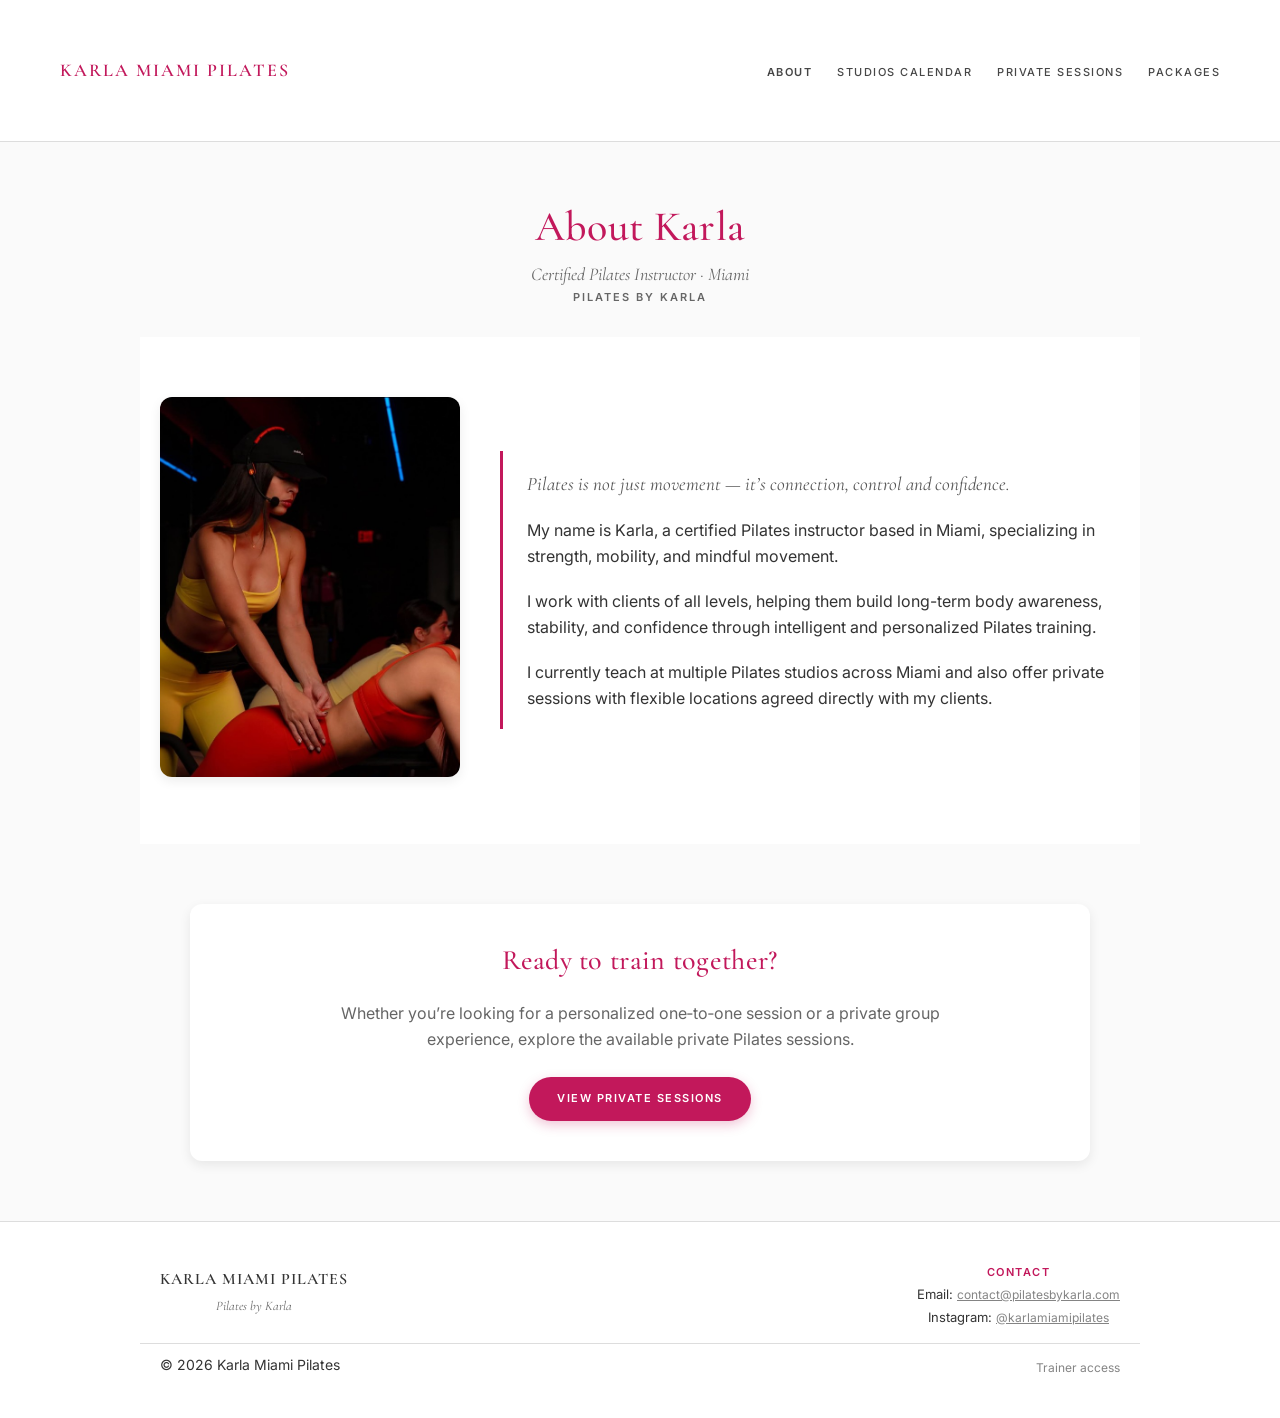
<file: about.html>
<!DOCTYPE html>
<html lang="en">
<head>
  <meta charset="UTF-8">
  <meta name="viewport" content="width=device-width, initial-scale=1.0">
  <title>About | Karla Miami Pilates</title>

  <meta name="description"
        content="About Karla, certified Pilates instructor based in Miami offering studio and private sessions.">

  <link rel="preconnect" href="https://fonts.googleapis.com">
  <link rel="preconnect" href="https://fonts.gstatic.com" crossorigin>
  <link href="https://fonts.googleapis.com/css2?family=Cormorant+Garamond:ital,wght@0,400;0,500;0,600;0,700;1,400;1,500&family=Inter:wght@400;500;600;700&display=swap" rel="stylesheet">
  <link rel="stylesheet" href="css/styles.css">
</head>

<body class="internal-page">

  <!-- Header / Navigation -->
  <header class="main-header">
    <nav class="nav">
      <div class="nav-brand">
        <a href="index.html">Karla Miami Pilates</a>
      </div>
      <ul class="nav-menu">
        <li class="active"><a href="about.html">About</a></li>
        <li><a href="gyms-calendar.html">Studios Calendar</a></li>
        <li><a href="private-sessions.html">Private Sessions</a></li>
        <li><a href="packages.html">Packages</a></li>
      </ul>
    </nav>
  </header>

  <!-- Main -->
  <main>

    <section class="page-intro">
      <h1>About Karla</h1>
      <p class="about-subtitle">Certified Pilates Instructor · Miami</p>
      <p class="about-signature">Pilates by Karla</p>
    </section>

    <section id="about">
      <div class="about-container">

        <div class="about-image">
          <img
            id="about-photo"
            src="images/about-1.jpg"
            alt="Karla - Pilates Instructor in Miami"
            loading="lazy"
          >
        </div>

        <div class="about-text">
          <p>
            Pilates is not just movement — it’s connection, control and confidence.
          </p>
          <p>
            My name is Karla, a certified Pilates instructor based in Miami,
            specializing in strength, mobility, and mindful movement.
          </p>
          <p>
            I work with clients of all levels, helping them build long-term body
            awareness, stability, and confidence through intelligent and
            personalized Pilates training.
          </p>
          <p>
            I currently teach at multiple Pilates studios across Miami and also
            offer private sessions with flexible locations agreed directly
            with my clients.
          </p>
        </div>

      </div>
    </section>

    <section class="cta-section">
      <h2>Ready to train together?</h2>
      <p>
        Whether you’re looking for a personalized one‑to‑one session or a private
        group experience, explore the available private Pilates sessions.
      </p>

      <a href="private-sessions.html" class="btn btn-primary">
        View Private Sessions
      </a>
    </section>
  </main>

  <!-- Footer -->
  <div id="site-footer"></div>

  <script src="js/utils.js"></script>
  <script src="js/about.js"></script>
</body>
</html>
</file>
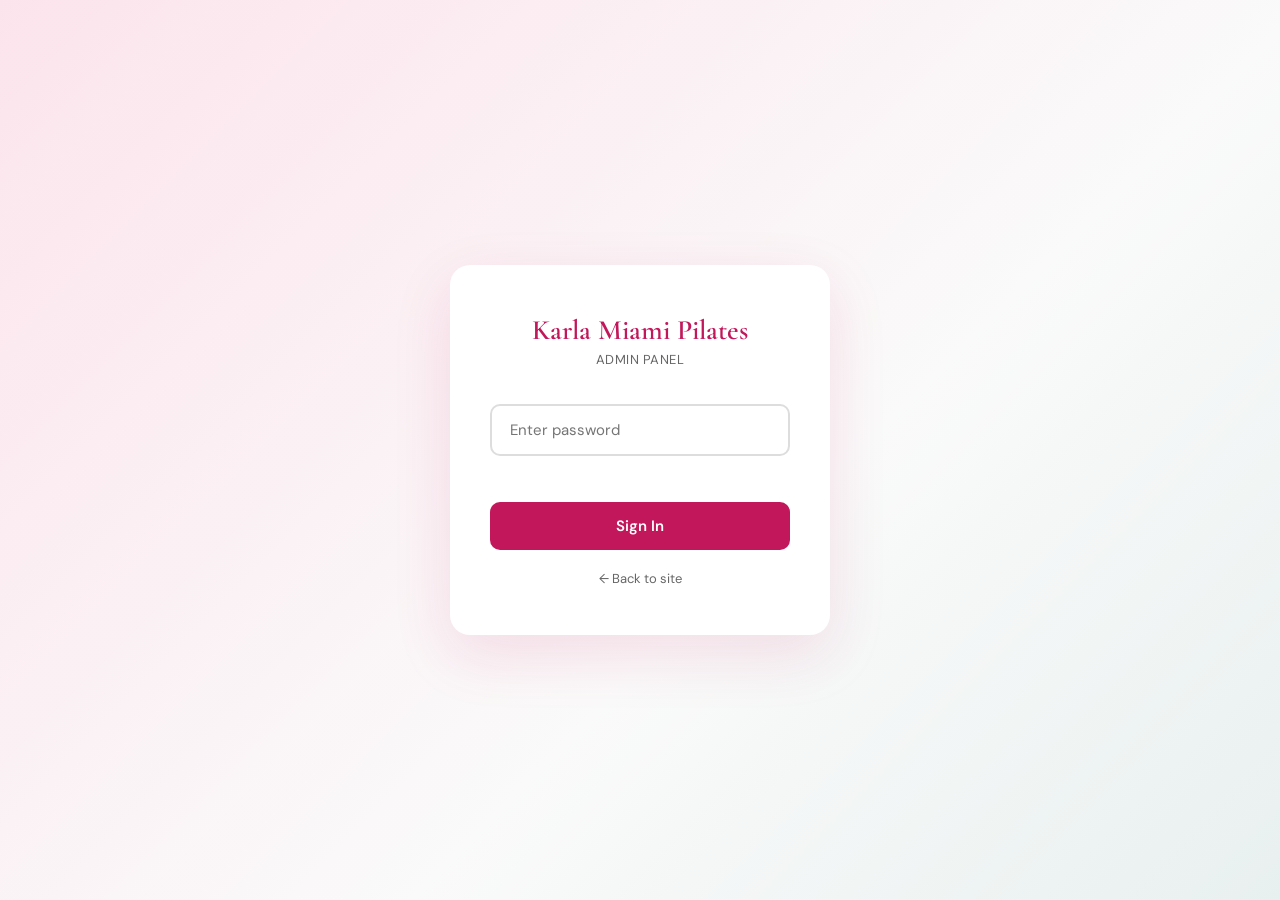
<file: admin.html>
<!DOCTYPE html>
<html lang="en">
<head>
  <meta charset="UTF-8">
  <meta name="viewport" content="width=device-width, initial-scale=1.0">
  <title>Admin Panel — Karla Miami Pilates</title>
  <link rel="stylesheet" href="css/stylesAdmin.css">
</head>
<body>

<!-- ── Login Screen ── -->
<div id="login-screen">
  <div class="login-card">
    <div class="logo">Karla Miami Pilates</div>
    <div class="subtitle">Admin Panel</div>
    <input type="password" id="password" placeholder="Enter password" onkeydown="if(event.key==='Enter')login()">
    <div class="error" id="login-error"></div>
    <button class="btn-login" onclick="login()">Sign In</button>
    <a href="index.html" class="back-home">← Back to site</a>
  </div>
</div>

<!-- ── Admin Panel ── -->
<div id="admin-panel">
  <header class="admin-header">
    <div>
      <span class="brand">Karla Miami Pilates</span>
      <span class="badge">Admin</span>
    </div>
    <button class="btn-logout" onclick="logout()">Log out</button>
  </header>

  <div class="admin-body">
    <div class="tabs">
      <button class="tab-btn active" onclick="switchTab('availability', this)">📅 Public Schedule</button>
      <button class="tab-btn" onclick="switchTab('private', this)">🔒 Private Sessions</button>
      <button class="tab-btn" onclick="switchTab('packages', this)">📦 Packages</button>
      <button class="tab-btn" onclick="switchTab('studios', this)">🏢 Studios</button>
    </div>

    <!-- ── Tab 1: Public Availability ── -->
    <div id="tab-availability" class="tab-pane active">
      <div class="section-title">Public Schedule</div>
      <p class="section-desc">Click an empty cell to add a class. Click ✕ on a class to remove it.</p>
      <div class="card">
        <div id="availability-grid"></div>
      </div>
    </div>

    <!-- ── Tab 2: Private Availability ── -->
    <div id="tab-private" class="tab-pane">
      <div class="section-title">Private Session Availability</div>
      <p class="section-desc">Click a cell to mark it as available or unavailable for private sessions.</p>
      <div class="card">
        <div id="private-grid"></div>
      </div>
    </div>

    <!-- ── Tab 3: Packages ── -->
    <div id="tab-packages" class="tab-pane">
      <div class="section-title">Packages</div>
      <p class="section-desc">Edit the details and pricing for each package.</p>
      <div class="package-editor" id="packages-editor"></div>
    </div>

    <!-- ── Tab 4: Studios ── -->
    <div id="tab-studios" class="tab-pane">
      <div class="section-title">Studios</div>
      <p class="section-desc">Add, edit or remove studios. Changes are saved together with the Public Schedule.</p>
      <div class="studio-editor" id="studios-editor"></div>
    </div>
  </div>

  <div class="save-bar">
    <span class="save-status" id="save-status"></span>
    <button class="btn-save" id="btn-save" onclick="saveCurrentTab()">Save Changes</button>
  </div>
</div>

<!-- ── Modal: Add Class ── -->
<div class="modal-overlay" id="modal-overlay">
  <div class="modal">
    <h3>Add Class</h3>
    <p class="modal-desc" id="modal-desc"></p>
    <div class="form-group">
      <label for="modal-gym">Studio</label>
      <select id="modal-gym"></select>
    </div>
    <div class="modal-actions">
      <button class="btn-cancel" onclick="closeModal()">Cancel</button>
      <button class="btn-confirm" onclick="confirmAddClass()">Add Class</button>
    </div>
  </div>
</div>

<script src="js/admin.js"></script>
</body>
</html>
</file>
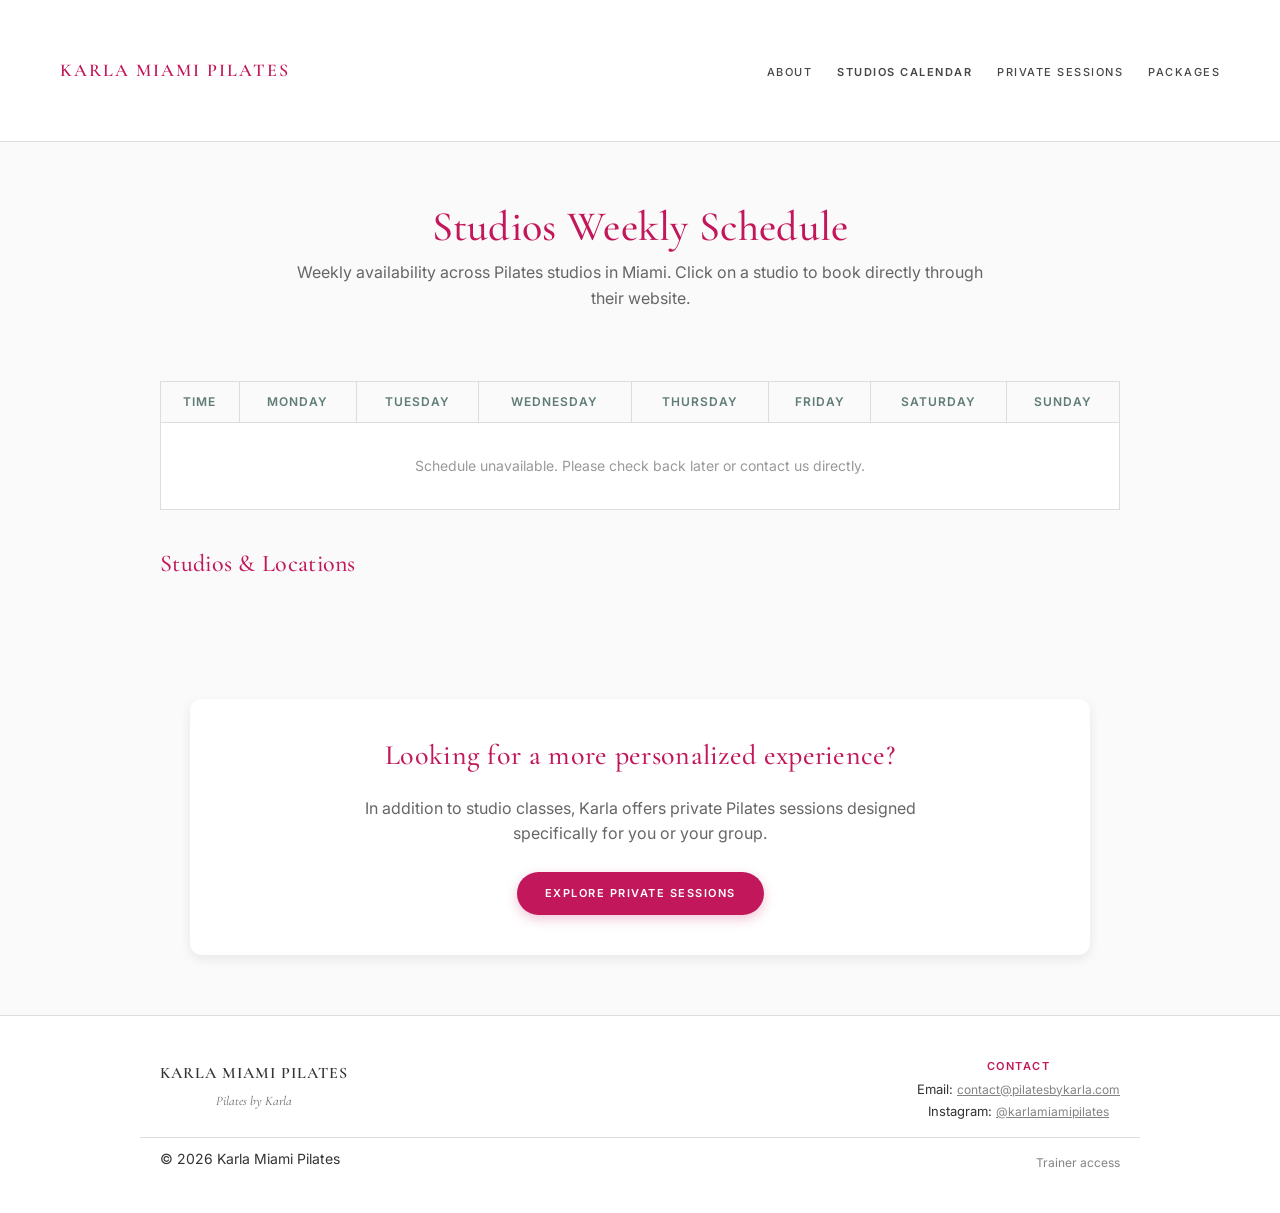
<file: gyms-calendar.html>
<!DOCTYPE html>
<html lang="en">
<head>
  <meta charset="UTF-8">
  <meta name="viewport" content="width=device-width, initial-scale=1.0">
  <title>Gyms Calendar | Karla Miami Pilates</title>

  <meta name="description"
        content="Weekly Pilates schedule across multiple studios in Miami. View availability and studio locations.">

  <link rel="preconnect" href="https://fonts.googleapis.com">
  <link rel="preconnect" href="https://fonts.gstatic.com" crossorigin>
  <link href="https://fonts.googleapis.com/css2?family=Cormorant+Garamond:ital,wght@0,400;0,500;0,600;0,700;1,400;1,500&family=Inter:wght@400;500;600;700&display=swap" rel="stylesheet">
  <link rel="stylesheet" href="css/styles.css">
</head>

<body class="internal-page">

  <!-- Header / Navigation -->
  <header class="main-header">
    <nav class="nav">
      <div class="nav-brand">
        <a href="index.html">Karla Miami Pilates</a>
      </div>
      <ul class="nav-menu">
        <li><a href="about.html">About</a></li>
        <li class="active"><a href="gyms-calendar.html">Studios Calendar</a></li>
        <li><a href="private-sessions.html">Private Sessions</a></li>
        <li><a href="packages.html">Packages</a></li>
      </ul>
    </nav>
  </header>

  <!-- Main -->
  <main>

    <section class="page-intro">
      <h1>Studios Weekly Schedule</h1>
      <p>
        Weekly availability across Pilates studios in Miami.
        Click on a studio to book directly through their website.
      </p>
    </section>

    <section id="calendar">

      <div class="table-wrapper">
        <table id="schedule" class="schedule-table">
          <thead>
            <tr>
              <th scope="col">Time</th>
              <th scope="col">Monday</th>
              <th scope="col">Tuesday</th>
              <th scope="col">Wednesday</th>
              <th scope="col">Thursday</th>
              <th scope="col">Friday</th>
              <th scope="col">Saturday</th>
              <th scope="col">Sunday</th>
            </tr>
          </thead>
          <tbody></tbody>
        </table>
      </div>

      <div class="legend">
        <h3>Studios & Locations</h3>
        <div id="legend"></div>
      </div>

    </section>

    <section class="cta-section">
      <h2>Looking for a more personalized experience?</h2>
      <p>
        In addition to studio classes, Karla offers private Pilates sessions
        designed specifically for you or your group.
      </p>

      <a href="private-sessions.html" class="btn btn-primary">
        Explore Private Sessions
      </a>
    </section>

  </main>

  <!-- Footer -->
  <div id="site-footer"></div>

  <!-- Script -->
  <script src="js/utils.js"></script>
  <script src="js/calendar.js"></script>

</body>
</html>
</file>
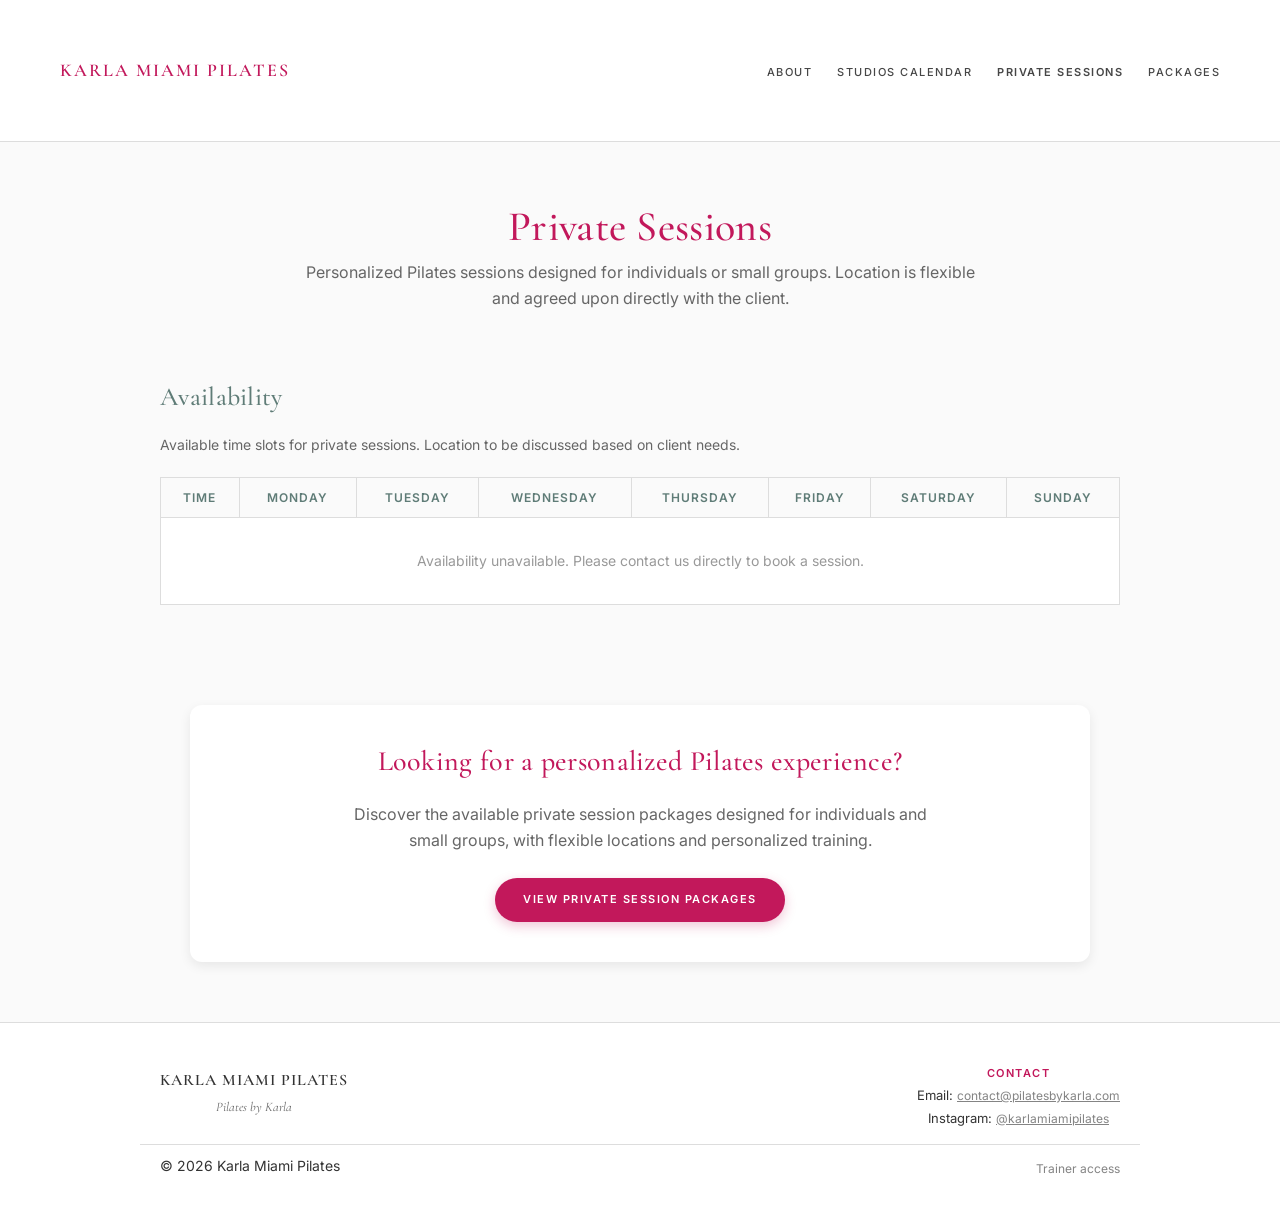
<file: private-sessions.html>
<!DOCTYPE html>
<html lang="en">
<head>
  <meta charset="UTF-8">
  <meta name="viewport" content="width=device-width, initial-scale=1.0">
  <title>Private Sessions | Karla Miami Pilates</title>

  <meta name="description" content="Private Pilates sessions in Miami. Flexible location and personalized training.">

  <link rel="preconnect" href="https://fonts.googleapis.com">
  <link rel="preconnect" href="https://fonts.gstatic.com" crossorigin>
  <link href="https://fonts.googleapis.com/css2?family=Cormorant+Garamond:ital,wght@0,400;0,500;0,600;0,700;1,400;1,500&family=Inter:wght@400;500;600;700&display=swap" rel="stylesheet">
  <link rel="stylesheet" href="css/styles.css">
</head>

<body class="internal-page">

  <!-- Header / Navigation -->
  <header class="main-header">
    <nav class="nav">
      <div class="nav-brand">
        <a href="index.html">Karla Miami Pilates</a>
      </div>
      <ul class="nav-menu">
        <li><a href="about.html">About</a></li>
        <li><a href="gyms-calendar.html">Studios Calendar</a></li>
        <li class="active"><a href="private-sessions.html">Private Sessions</a></li>
        <li><a href="packages.html">Packages</a></li>
      </ul>
    </nav>
  </header>

  <!-- Main content -->
  <main>

    <section class="page-intro">
      <h1>Private Sessions</h1>
      <p>
        Personalized Pilates sessions designed for individuals or small groups.
        Location is flexible and agreed upon directly with the client.
      </p>
    </section>

    <section id="private-calendar">
      <h2>Availability</h2>

      <p class="note">
        Available time slots for private sessions.
        Location to be discussed based on client needs.
      </p>

      <div class="table-wrapper">
        <table id="private-schedule" class="schedule-table">
          <thead>
            <tr>
              <th scope="col">Time</th>
              <th scope="col">Monday</th>
              <th scope="col">Tuesday</th>
              <th scope="col">Wednesday</th>
              <th scope="col">Thursday</th>
              <th scope="col">Friday</th>
              <th scope="col">Saturday</th>
              <th scope="col">Sunday</th>
            </tr>
          </thead>
          <tbody></tbody>
        </table>
      </div>
    </section>

    <section class="cta-section">
      <h2>Looking for a personalized Pilates experience?</h2>
      <p>
        Discover the available private session packages designed for individuals
        and small groups, with flexible locations and personalized training.
      </p>
      <a href="packages.html" class="btn btn-primary">
        View Private Session Packages
      </a>
    </section>

  </main>

  <!-- Footer -->
  <div id="site-footer"></div>

  <script src="js/utils.js"></script>
  <script src="js/private-sessions.js"></script>

</body>
</html>
</file>
<file: css/styles.css>
/* =========================================================
   🎨 CSS Variables — Brand Colors & Typography
   ========================================================= */
:root {
  --color-brand: #C2185B;       /* Fuchsia */
  --color-secondary: #5F7C77;   /* Sage */
  --color-bg: #FAFAFA;
  --color-white: #FFFFFF;
  --color-text: #333333;
  --color-muted: #666666;
  --color-border: #DDDDDD;

  --shadow-soft: 0 4px 12px rgba(0, 0, 0, 0.08);
  --shadow-brand: 0 4px 12px rgba(194, 24, 91, 0.25);

  /* Typography */
  --font-sans: 'Inter', -apple-system, BlinkMacSystemFont, 'Segoe UI', sans-serif;
  --font-serif: 'Cormorant Garamond', 'Times New Roman', serif;
}

/* =========================================================
   🧱 Global base styles
   ========================================================= */
* {
  box-sizing: border-box;
}

body {
  margin: 0;
  background: var(--color-bg);
  color: var(--color-text);
  font-family: var(--font-sans);
  font-size: 16px;
  line-height: 1.6;
  -webkit-font-smoothing: antialiased;
  -moz-osx-font-smoothing: grayscale;
}

h1, h2, h3, h4 {
  font-family: var(--font-serif);
  font-weight: 500;
  letter-spacing: 0.3px;
  line-height: 1.2;
  margin-top: 0;
}

section {
  padding: 40px 20px;
  max-width: 1000px;
  margin: auto;
}

/* =========================================================
   🧘 Header
   ========================================================= */
header {
  text-align: center;
  padding: 40px 20px;
  background: var(--color-white);
  border-bottom: 1px solid var(--color-border);
}

header h1 {
  margin: 0;
  color: var(--color-brand);
}

/* =========================================================
   🧾 Footer
   ========================================================= */
footer {
  text-align: center;
  padding: 20px;
  background: var(--color-white);
  border-top: 1px solid var(--color-border);
}

footer p {
  margin: 0 0 6px;
  font-size: 14px;
}

footer a {
  font-size: 12px;
  opacity: 0.6;
  color: var(--color-text);
  text-decoration: none;
}

footer a:hover {
  opacity: 1;
}

/* =========================================================
   🧘‍♀️ About section
   ========================================================= */
#about {
  background: var(--color-white);
  padding: 60px 20px;
}

.about-container {
  max-width: 1000px;
  margin: auto;
  display: flex;
  align-items: center;
  gap: 40px;
}

.about-image img {
  width: 300px;
  height: 380px;
  object-fit: cover;
  border-radius: 12px;
  box-shadow: var(--shadow-soft);
}

.about-text {
  max-width: 700px;
  padding-left: 24px;
  border-left: 3px solid var(--color-brand);
  opacity: 0;
  transform: translateY(20px);
  animation: fadeUp 0.6s ease forwards;
}

.about-text h2 {
  color: var(--color-brand);
  font-size: 32px;
  margin-top: 0;
  margin-bottom: 14px;
}

.about-text p {
  line-height: 1.65;
  margin-bottom: 18px;
  color: var(--color-text);
}

/* Primera frase en itálica — efecto editorial */
.about-text p:first-of-type {
  font-family: var(--font-serif);
  font-style: italic;
  font-size: 19px;
  line-height: 1.5;
  color: #555;
}

.about-subtitle {
  font-family: var(--font-serif);
  font-style: italic;
  font-size: 18px;
  font-weight: 400;
  color: var(--color-secondary);
  margin-top: -2px;
  margin-bottom: 24px;
}

.about-signature {
  font-size: 11px;
  font-weight: 600;
  color: var(--color-brand);
  margin-bottom: 20px;
  letter-spacing: 2px;
  text-transform: uppercase;
}

@media (max-width: 768px) {
  .about-subtitle {
    text-align: center;
  }
}

/* =========================================================
   📅 Schedule table
   ========================================================= */
.table-wrapper {
  overflow-x: auto;
}

.schedule-table {
  width: 100%;
  border-collapse: collapse;
  font-size: 14px;
  background: var(--color-white);
}

.schedule-table th,
.schedule-table td {
  padding: 10px 12px;
  text-align: center;
  border: 1px solid var(--color-border);
}

.schedule-table th {
  background: var(--color-bg);
  color: var(--color-secondary);
  font-weight: 600;
  font-family: var(--font-sans);
  font-size: 12px;
  letter-spacing: 1px;
  text-transform: uppercase;
}

.schedule-table td.time {
  font-weight: 600;
  background: #F5F5F5;
  color: var(--color-muted);
}

.schedule-table td.empty {
  background: var(--color-bg);
}

/* Available slot */
td.slot {
  transition: transform 0.2s ease, box-shadow 0.2s ease;
  border-left: 4px solid var(--color-brand);
}

td.slot:hover {
  transform: scale(1.03);
  box-shadow: var(--shadow-brand);
}

td.slot a {
  text-decoration: none;
  font-weight: 600;
  color: var(--color-text);
  font-size: 13px;
}

td.slot a:hover {
  text-decoration: underline;
}

/* =========================================================
   🎨 Gym colors (visual indicator)
   ========================================================= */
.gym-vibrant {
  background: #F7DCE6;
}

.gym-pure {
  background: #E8EDE7;
  border-left-color: #6B7C65 !important;
}

.gym-laira {
  background: #F3ECE4;
}

/* =========================================================
   🏷️ Legend
   ========================================================= */
.legend {
  margin-top: 40px;
}

.legend h3 {
  margin-bottom: 20px;
  color: var(--color-brand);
  font-size: 24px;
}

#legend {
  display: flex;
  flex-wrap: wrap;
  gap: 20px;
}

.legend-item {
  flex: 1 1 280px;
  padding: 15px;
  border-radius: 8px;
  box-shadow: var(--shadow-soft);
  display: flex;
  flex-direction: column;
  gap: 5px;

  opacity: 0;
  transform: translateY(20px);
  animation: fadeUp 0.6s ease forwards;
}

.legend-item a {
  margin-top: 6px;
  font-size: 14px;
  font-weight: 600;
  color: var(--color-brand);
  text-decoration: underline;
}

.legend-item a:hover {
  text-decoration: none;
}

/* =========================================================
   ✨ Animations
   ========================================================= */
@keyframes fadeUp {
  to {
    opacity: 1;
    transform: translateY(0);
  }
}

/* =========================================================
   📱 Responsive base
   ========================================================= */
@media (max-width: 768px) {
  .about-container {
    flex-direction: column;
    align-items: center;
    text-align: center;
  }

  .about-image img {
    width: 100%;
    max-width: 300px;
    height: auto;
  }

  .about-text {
    padding-left: 0;
    border-left: none;
    text-align: center;
  }

  #legend {
    flex-direction: column;
  }
}

/* =========================================================
   🏠 Home / Landing fullscreen
   ========================================================= */
body.home {
  height: 100vh;
  overflow: hidden;
}

/* Header + nav */
.main-header {
  position: absolute;
  top: 0;
  width: 100%;
  z-index: 10;
  background: transparent;
}

.nav {
  max-width: 1200px;
  margin: auto;
  padding: 16px 20px;
  display: flex;
  justify-content: space-between;
  align-items: center;
}

.nav-brand,
.nav-brand a {
  font-family: var(--font-serif);
  font-weight: 600;
  font-size: 18px;
  letter-spacing: 2px;
  text-transform: uppercase;
  color: #fff;
  text-decoration: none;
}

.nav-menu {
  list-style: none;
  display: flex;
  gap: 25px;
  margin: 0;
  padding: 0;
}

.nav-menu a {
  color: white;
  text-decoration: none;
  font-size: 11px;
  font-weight: 500;
  letter-spacing: 1.5px;
  text-transform: uppercase;
  opacity: 0.9;
  transition: color 0.2s ease, opacity 0.2s ease;
}

.nav-menu li.active a {
  color: var(--color-brand);
  font-weight: 600;
}

.nav-menu a:hover {
  opacity: 1;
  color: var(--color-brand);
}

/* Hero section */
.hero {
  position: relative;
  height: 100vh;
  overflow: hidden;
  display: flex;
  align-items: center;
  justify-content: center;
}

.hero-video {
  position: absolute;
  inset: 0;
  width: 100%;
  height: 100%;
  object-fit: cover;
  object-position: center;
  z-index: 0;
}

/* Dark overlay */
.hero-overlay {
  position: absolute;
  inset: 0;
  background: rgba(0, 0, 0, 0.42);
  z-index: 1;
}

/* Hero content */
.hero-content {
  position: relative;
  z-index: 2;
  text-align: center;
  color: white;
  max-width: 800px;
  padding: 20px;
  animation: fadeUp 0.8s ease forwards;
}

.hero-content h1 {
  font-family: var(--font-serif);
  font-size: 56px;
  font-weight: 500;
  letter-spacing: 0.5px;
  margin-bottom: 10px;
  color: #fff;
}

.hero-tagline {
  font-family: var(--font-serif);
  font-style: italic;
  font-size: 20px;
  font-weight: 400;
  color: #F8BBD0;
  margin-bottom: 12px;
}

.hero-content p {
  font-size: 12px;
  letter-spacing: 2.5px;
  text-transform: uppercase;
  font-weight: 400;
  color: #f5f5f5;
  opacity: 0.9;
}

/* Footer on home */
body.home footer {
  position: absolute;
  bottom: 0;
  width: 100%;
  background: transparent;
  color: white;
  border-top: none;
  z-index: 3;
}

body.home footer p,
body.home footer a {
  color: white;
}

/* Responsive home */
@media (max-width: 768px) {
  .nav {
    flex-direction: column;
    gap: 15px;
  }

  .nav-menu {
    flex-wrap: wrap;
    justify-content: center;
  }

  .hero-content h1 {
    font-size: 40px;
  }

  .hero-tagline {
    font-size: 17px;
  }

  .hero-content p {
    font-size: 11px;
  }
}

/* =========================================================
   🚀 Hero CTAs
   ========================================================= */
.hero-actions {
  margin-top: 30px;
  display: flex;
  justify-content: center;
  gap: 20px;
  flex-wrap: wrap;
}

.btn {
  display: inline-block;
  padding: 13px 28px;
  font-size: 11px;
  font-weight: 600;
  letter-spacing: 1.5px;
  text-transform: uppercase;
  text-decoration: none;
  border-radius: 30px;
  transition: all 0.25s ease;
}

/* Primary CTA */
.btn-primary {
  background: var(--color-brand);
  color: white;
  box-shadow: var(--shadow-brand);
}

.btn-primary:hover {
  transform: translateY(-2px);
  opacity: 0.95;
}

/* Secondary CTA */
.btn-secondary {
  background: transparent;
  color: white;
  border: 2px solid white;
}

.btn-secondary:hover {
  background: white;
  color: var(--color-brand);
}

/* Mobile tweaks */
@media (max-width: 768px) {
  .hero-actions {
    gap: 15px;
  }

  .btn {
    width: 100%;
    text-align: center;
    max-width: 280px;
  }
}

/* =========================================================
   🔒 Private Sessions & page intros
   ========================================================= */
.page-intro {
  max-width: 1000px;
  margin: auto;
  padding: 60px 20px 30px;
  text-align: center;
}

.page-intro h1 {
  color: var(--color-brand);
  font-size: 42px;
  margin-bottom: 8px;
}

.page-intro p {
  max-width: 700px;
  margin: auto;
  color: var(--color-muted);
}

#private-calendar h2 {
  color: var(--color-secondary);
  margin-top: 0;
  font-size: 26px;
}

.note {
  font-size: 14px;
  color: var(--color-muted);
  margin-bottom: 20px;
}

/* Private available slot */
.private-slot {
  background: #FCE4EC;
  color: var(--color-brand);
  font-weight: 600;
}

/* =========================================================
   🧭 Header – internal pages
   ========================================================= */
body.internal-page .main-header {
  position: relative;
  background: var(--color-white);
  border-bottom: 1px solid var(--color-border);
}

body.internal-page .nav-menu a {
  color: var(--color-text);
}

body.internal-page .nav-menu a:hover {
  color: var(--color-brand);
}

body.internal-page .nav-brand a {
  color: var(--color-brand);
}

/* =========================================================
   📦 Packages
   ========================================================= */
.packages {
  display: grid;
  grid-template-columns: repeat(auto-fit, minmax(260px, 1fr));
  gap: 30px;
  max-width: 1000px;
  margin: auto;
  padding: 20px;
}

.package-card {
  background: var(--color-white);
  border-radius: 12px;
  padding: 25px;
  box-shadow: var(--shadow-soft);
  display: flex;
  flex-direction: column;
  justify-content: space-between;
}

.package-card h3 {
  margin-top: 0;
  color: var(--color-brand);
  font-size: 22px;
  display: flex;
  align-items: center;
  gap: 10px;
  flex-wrap: wrap;
}

.featured-badge {
  font-size: 11px;
  background: var(--color-brand);
  color: white;
  padding: 2px 8px;
  border-radius: 20px;
  font-weight: 600;
  letter-spacing: 0.5px;
  text-transform: uppercase;
}

.package-card.featured {
  border: 2px solid var(--color-brand);
}

.package-card ul {
  padding-left: 18px;
  margin: 15px 0;
  color: var(--color-text);
}

.package-card li {
  margin-bottom: 6px;
  font-size: 14px;
}

.package-card .price {
  font-weight: 600;
  margin: 15px 0;
  color: var(--color-secondary);
  font-size: 15px;
  letter-spacing: 0.5px;
}

/* =========================================================
   👉 CTA section
   ========================================================= */
.cta-section {
  margin: 60px auto;
  padding: 40px 20px;
  max-width: 900px;
  text-align: center;
  background: var(--color-white);
  border-radius: 12px;
  box-shadow: var(--shadow-soft);
}

.cta-section h2 {
  margin-top: 0;
  color: var(--color-brand);
  font-size: 28px;
}

.cta-section p {
  max-width: 600px;
  margin: 15px auto 25px;
  color: var(--color-muted);
}

/* Slightly softer CTA for inverse flow */
.cta-secondary {
  background: var(--color-bg);
  box-shadow: none;
}

.cta-secondary .btn-secondary {
  color: var(--color-brand);
  border-color: var(--color-brand);
}

.cta-secondary .btn-secondary:hover {
  background: var(--color-brand);
  color: white;
}

/* =========================================================
   📩 Global Footer / Contact (compact)
   ========================================================= */
.site-footer {
  background: var(--color-white);
  border-top: 1px solid var(--color-border);
  margin-top: 50px;
}

.footer-content {
  max-width: 1000px;
  margin: auto;
  padding: 24px 20px 12px;
  display: flex;
  justify-content: space-between;
  gap: 24px;
}

.footer-brand strong {
  font-family: var(--font-serif);
  font-size: 16px;
  font-weight: 600;
  letter-spacing: 1px;
  text-transform: uppercase;
}

.footer-brand p {
  margin: 4px 0 0;
  font-size: 13px;
  color: var(--color-muted);
}

/* Contact block */
.footer-contact h4 {
  margin: 0 0 6px;
  font-size: 11px;
  letter-spacing: 1.5px;
  text-transform: uppercase;
  color: var(--color-brand);
  font-family: var(--font-sans);
  font-weight: 600;
}

.footer-contact p {
  margin: 0 0 4px;
  font-size: 13px;
  line-height: 1.4;
}

.footer-contact a {
  color: var(--color-text);
  text-decoration: underline;
}

.footer-contact a:hover {
  color: var(--color-brand);
}

/* Bottom line */
.footer-bottom {
  max-width: 1000px;
  margin: auto;
  padding: 10px 20px 16px;
  display: flex;
  justify-content: space-between;
  align-items: center;
  border-top: 1px solid var(--color-border);
  font-size: 12px;
}

.footer-bottom a {
  opacity: 0.6;
  color: var(--color-text);
  text-decoration: none;
}

.footer-bottom a:hover {
  opacity: 1;
}

.footer-tagline {
  font-size: 12px;
  color: var(--color-muted);
  margin-top: 4px;
  font-style: italic;
  font-family: var(--font-serif);
}

/* 📱 Responsive footer */
@media (max-width: 768px) {
  .footer-content {
    flex-direction: column;
    text-align: center;
    gap: 16px;
  }

  .footer-bottom {
    flex-direction: column;
    gap: 6px;
  }
}

@media (max-width: 768px) {
  body.home {
    overflow: auto;
  }

  body.home main.hero {
    height: auto;
    min-height: 100vh;
    padding-bottom: 160px;
  }

  body.home footer {
    position: relative;
    bottom: auto;
    background: var(--color-white);
    color: var(--color-text);
  }

  body.home footer a,
  body.home footer p {
    color: var(--color-text);
  }
}

/* =========================================================
   📆 Table header day + date
   ========================================================= */
.day-name {
  font-weight: 600;
  color: var(--color-secondary);
  font-family: var(--font-sans);
  font-size: 12px;
  letter-spacing: 1px;
  text-transform: uppercase;
}

.day-date {
  font-size: 12px;
  color: var(--color-muted);
  margin-top: 2px;
  letter-spacing: 0;
  text-transform: none;
  font-weight: 400;
}


/* =========================
   MODAL OVERLAY
========================= */
.modal-overlay {
  position: fixed;
  inset: 0;
  background: rgba(0, 0, 0, 0.55);
  display: none;
  align-items: center;
  justify-content: center;
  z-index: 1000;
}

/* =========================
   MODAL CARD
========================= */
.modal-card {
  background: #ffffff;
  width: 90%;
  max-width: 420px;
  border-radius: 16px;
  padding: 32px 28px;
  position: relative;
  box-shadow: 0 20px 40px rgba(0, 0, 0, 0.2);
  animation: modalFadeIn 0.25s ease;
}

@keyframes modalFadeIn {
  from { opacity: 0; transform: translateY(10px); }
  to   { opacity: 1; transform: translateY(0); }
}

/* Close button */
.modal-close {
  position: absolute;
  top: 16px;
  right: 18px;
  background: none;
  border: none;
  font-size: 1.8rem;
  cursor: pointer;
  color: #999;
}

.modal-close:hover {
  color: #000;
}

/* Titles */
.modal-title {
  font-family: "Cormorant Garamond", serif;
  font-size: 1.8rem;
  margin-bottom: 4px;
}

.modal-subtitle {
  font-size: 0.95rem;
  color: #666;
  margin-bottom: 24px;
}

/* =========================
   FORM STYLES
========================= */
.contact-form {
  display: flex;
  flex-direction: column;
  gap: 18px;
}

.form-group {
  display: flex;
  flex-direction: column;
}

.form-group label {
  font-size: 0.75rem;
  letter-spacing: 0.08em;
  text-transform: uppercase;
  margin-bottom: 6px;
  color: #666;
}

.contact-form input,
.contact-form textarea {
  font-family: "Inter", sans-serif;
  font-size: 0.95rem;
  padding: 12px 14px;
  border-radius: 8px;
  border: 1px solid #ddd;
  background: #fafafa;
  transition: border-color 0.2s, box-shadow 0.2s;
}

.contact-form textarea {
  resize: vertical;
  max-width: 100%;
}

.contact-form input:focus,
.contact-form textarea:focus {
  outline: none;
  border-color: #c9a44c;
  box-shadow: 0 0 0 2px rgba(201, 164, 76, 0.2);
  background: #fff;
}

/* =========================
   SUBMIT BUTTON + SPINNER
========================= */
.btn-submit {
  margin-top: 8px;
  display: inline-flex;
  align-items: center;
  justify-content: center;
  gap: 10px;
}

.spinner {
  display: none;
  width: 16px;
  height: 16px;
  border: 2px solid #fff;
  border-top-color: transparent;
  border-radius: 50%;
  animation: spin 0.8s linear infinite;
}

@keyframes spin {
  to { transform: rotate(360deg); }
}

.btn.loading .btn-text {
  display: none;
}

.btn.loading .spinner {
  display: inline-block;
}

/* Status */
.form-status {
  font-size: 0.9rem;
  margin-top: 8px;
}
</file>
<file: css/stylesAdmin.css>
/* =========================================================
   🔒 Admin Panel — Karla Miami Pilates
   ========================================================= */

@import url('https://fonts.googleapis.com/css2?family=Cormorant+Garamond:wght@400;600&family=DM+Sans:wght@400;500;600&display=swap');

:root {
  --brand: #C2185B;
  --brand-light: #FCE4EC;
  --brand-dark: #880E4F;
  --sage: #5F7C77;
  --bg: #FAFAFA;
  --white: #FFFFFF;
  --text: #333333;
  --muted: #666666;
  --border: #DDDDDD;
  --shadow: 0 4px 12px rgba(0,0,0,0.08);
  --shadow-brand: 0 4px 16px rgba(194,24,91,0.2);
  --radius: 12px;
}

* { box-sizing: border-box; margin: 0; padding: 0; }

body {
  font-family: 'DM Sans', sans-serif;
  background: var(--bg);
  color: var(--text);
  min-height: 100vh;
}

/* ── Login Screen ── */
#login-screen {
  min-height: 100vh;
  display: flex;
  align-items: center;
  justify-content: center;
  background: linear-gradient(135deg, #FCE4EC 0%, #FAFAFA 60%, #E8F0EF 100%);
}

.login-card {
  background: var(--white);
  border-radius: 20px;
  padding: 48px 40px;
  box-shadow: 0 20px 60px rgba(194,24,91,0.12);
  width: 100%;
  max-width: 380px;
  text-align: center;
}

.login-card .logo {
  font-family: 'Cormorant Garamond', serif;
  font-size: 28px;
  font-weight: 600;
  color: var(--brand);
  margin-bottom: 4px;
}

.login-card .subtitle {
  font-size: 13px;
  color: var(--muted);
  margin-bottom: 36px;
  letter-spacing: 0.5px;
  text-transform: uppercase;
}

.login-card input {
  width: 100%;
  padding: 14px 18px;
  border: 2px solid var(--border);
  border-radius: 10px;
  font-size: 15px;
  font-family: 'DM Sans', sans-serif;
  outline: none;
  transition: border-color 0.2s;
  margin-bottom: 16px;
}

.login-card input:focus { border-color: var(--brand); }

.login-card .error {
  font-size: 13px;
  color: var(--brand);
  margin-bottom: 12px;
  min-height: 18px;
}

.btn-login {
  width: 100%;
  padding: 14px;
  background: var(--brand);
  color: white;
  border: none;
  border-radius: 10px;
  font-size: 15px;
  font-weight: 600;
  font-family: 'DM Sans', sans-serif;
  cursor: pointer;
  transition: background 0.2s, transform 0.15s;
}

.btn-login:hover { background: var(--brand-dark); transform: translateY(-1px); }

/* ── Admin Panel ── */
#admin-panel { display: none; }

.admin-header {
  background: var(--white);
  border-bottom: 1px solid var(--border);
  padding: 0 32px;
  display: flex;
  align-items: center;
  justify-content: space-between;
  height: 64px;
  position: sticky;
  top: 0;
  z-index: 100;
  box-shadow: var(--shadow);
}

.admin-header .brand {
  font-family: 'Cormorant Garamond', serif;
  font-size: 22px;
  font-weight: 600;
  color: var(--brand);
}

.admin-header .badge {
  font-size: 11px;
  background: var(--brand-light);
  color: var(--brand);
  padding: 3px 10px;
  border-radius: 20px;
  font-weight: 600;
  margin-left: 10px;
  text-transform: uppercase;
  letter-spacing: 0.5px;
}

.btn-logout {
  font-size: 13px;
  color: var(--muted);
  background: none;
  border: 1px solid var(--border);
  padding: 7px 16px;
  border-radius: 8px;
  cursor: pointer;
  font-family: 'DM Sans', sans-serif;
  transition: all 0.2s;
}

.btn-logout:hover { border-color: var(--brand); color: var(--brand); }

.admin-body {
  max-width: 1000px;
  margin: 0 auto;
  padding: 40px 24px 80px;
}

/* ── Tabs ── */
.tabs {
  display: flex;
  gap: 8px;
  margin-bottom: 32px;
  border-bottom: 2px solid var(--border);
  padding-bottom: 0;
}

.tab-btn {
  padding: 10px 20px;
  font-size: 14px;
  font-weight: 500;
  font-family: 'DM Sans', sans-serif;
  background: none;
  border: none;
  cursor: pointer;
  color: var(--muted);
  border-bottom: 2px solid transparent;
  margin-bottom: -2px;
  transition: all 0.2s;
}

.tab-btn:hover { color: var(--brand); }
.tab-btn.active { color: var(--brand); border-bottom-color: var(--brand); font-weight: 600; }

.tab-pane { display: none; }
.tab-pane.active { display: block; }

/* ── Section title ── */
.section-title {
  font-family: 'Cormorant Garamond', serif;
  font-size: 26px;
  font-weight: 600;
  color: var(--brand);
  margin-bottom: 6px;
}

.section-desc {
  font-size: 14px;
  color: var(--muted);
  margin-bottom: 28px;
}

/* ── Card ── */
.card {
  background: var(--white);
  border-radius: var(--radius);
  padding: 24px;
  box-shadow: var(--shadow);
  margin-bottom: 20px;
}

/* ── Schedule Grid ── */
.schedule-grid {
  display: grid;
  grid-template-columns: 80px repeat(7, 1fr);
  gap: 4px;
  font-size: 13px;
}

.grid-header {
  text-align: center;
  font-weight: 600;
  color: var(--sage);
  padding: 8px 4px;
  font-size: 12px;
  text-transform: uppercase;
  letter-spacing: 0.5px;
}

.grid-time {
  display: flex;
  align-items: center;
  justify-content: center;
  font-weight: 600;
  color: var(--muted);
  font-size: 12px;
  padding: 4px;
}

.grid-cell {
  min-height: 44px;
  border-radius: 8px;
  border: 2px dashed var(--border);
  display: flex;
  align-items: center;
  justify-content: center;
  cursor: pointer;
  transition: all 0.18s;
  position: relative;
  overflow: hidden;
}

.grid-cell:hover { border-color: var(--brand); background: var(--brand-light); }

.grid-cell.occupied {
  border: none;
  flex-direction: column;
  gap: 2px;
  padding: 4px;
}

.grid-cell.occupied.gym-vibrant { background: #F7DCE6; }
.grid-cell.occupied.gym-pure { background: #E7EFF7; }
.grid-cell.occupied.gym-laira { background: #F3ECE4; }

.grid-cell.occupied .gym-label {
  font-size: 11px;
  font-weight: 600;
  color: var(--text);
  text-align: center;
  line-height: 1.2;
}

.grid-cell.occupied .remove-btn {
  position: absolute;
  top: 3px;
  right: 3px;
  width: 16px;
  height: 16px;
  background: rgba(194,24,91,0.15);
  border: none;
  border-radius: 50%;
  cursor: pointer;
  display: flex;
  align-items: center;
  justify-content: center;
  font-size: 10px;
  color: var(--brand);
  line-height: 1;
  transition: background 0.15s;
}

.grid-cell.occupied .remove-btn:hover { background: var(--brand); color: white; }

.grid-cell .add-icon {
  font-size: 18px;
  color: var(--border);
  transition: color 0.15s;
}

.grid-cell:hover .add-icon { color: var(--brand); }

/* ── Private Availability Grid ── */
.private-grid {
  display: grid;
  grid-template-columns: 80px repeat(7, 1fr);
  gap: 4px;
  font-size: 13px;
}

.toggle-cell {
  min-height: 44px;
  border-radius: 8px;
  border: 2px solid var(--border);
  display: flex;
  align-items: center;
  justify-content: center;
  cursor: pointer;
  transition: all 0.18s;
  background: var(--bg);
  font-size: 12px;
  font-weight: 500;
  color: var(--muted);
}

.toggle-cell:hover { border-color: var(--brand); }

.toggle-cell.available {
  background: #FCE4EC;
  border-color: var(--brand);
  color: var(--brand);
  font-weight: 600;
}

.toggle-cell.available::after { content: "✓"; }
.toggle-cell:not(.available)::after { content: "＋"; color: var(--border); }

/* ── Packages ── */
.package-editor {
  display: grid;
  gap: 20px;
}

.package-card {
  background: var(--white);
  border-radius: var(--radius);
  border: 2px solid var(--border);
  padding: 24px;
  transition: border-color 0.2s;
}

.package-card:hover { border-color: var(--brand); }

.package-card h3 {
  font-family: 'Cormorant Garamond', serif;
  font-size: 20px;
  color: var(--brand);
  margin-bottom: 20px;
  display: flex;
  align-items: center;
  gap: 10px;
}

.featured-badge {
  font-size: 11px;
  background: var(--brand);
  color: white;
  padding: 2px 8px;
  border-radius: 20px;
  font-family: 'DM Sans', sans-serif;
  font-weight: 600;
}

.form-grid {
  display: grid;
  grid-template-columns: 1fr 1fr;
  gap: 14px;
}

.form-group {
  display: flex;
  flex-direction: column;
  gap: 6px;
}

.form-group.full { grid-column: 1 / -1; }

.form-group label {
  font-size: 12px;
  font-weight: 600;
  color: var(--sage);
  text-transform: uppercase;
  letter-spacing: 0.5px;
}

.form-group input,
.form-group textarea,
.form-group select {
  padding: 10px 14px;
  border: 2px solid var(--border);
  border-radius: 8px;
  font-size: 14px;
  font-family: 'DM Sans', sans-serif;
  color: var(--text);
  outline: none;
  transition: border-color 0.2s;
  background: var(--white);
}

.form-group input:focus,
.form-group textarea:focus,
.form-group select:focus { border-color: var(--brand); }

.form-group textarea { resize: vertical; min-height: 70px; }

/* ── Studios Editor ── */
.studio-editor {
  display: grid;
  gap: 20px;
}

.studio-card {
  background: var(--white);
  border-radius: var(--radius);
  border: 2px solid var(--border);
  padding: 24px;
  transition: border-color 0.2s;
}

.studio-card:hover { border-color: var(--brand); }

.studio-card h3 {
  font-family: 'Cormorant Garamond', serif;
  font-size: 20px;
  color: var(--brand);
}

.studio-card-header {
  display: flex;
  align-items: center;
  justify-content: space-between;
  margin-bottom: 20px;
}

.btn-remove-studio {
  font-size: 12px;
  font-family: 'DM Sans', sans-serif;
  font-weight: 600;
  color: var(--brand);
  background: var(--brand-light);
  border: 1px solid transparent;
  border-radius: 8px;
  padding: 6px 14px;
  cursor: pointer;
  transition: all 0.2s;
}

.btn-remove-studio:hover:not(:disabled) { background: var(--brand); color: white; }
.btn-remove-studio:disabled { opacity: 0.4; cursor: not-allowed; }

.btn-add-studio {
  width: 100%;
  padding: 14px;
  border: 2px dashed var(--border);
  border-radius: var(--radius);
  background: none;
  font-size: 14px;
  font-family: 'DM Sans', sans-serif;
  font-weight: 600;
  color: var(--muted);
  cursor: pointer;
  transition: all 0.2s;
}

.btn-add-studio:hover { border-color: var(--brand); color: var(--brand); background: var(--brand-light); }

/* ── Save button ── */
.save-bar {
  position: fixed;
  bottom: 0;
  left: 0;
  right: 0;
  background: var(--white);
  border-top: 1px solid var(--border);
  padding: 14px 32px;
  display: flex;
  align-items: center;
  justify-content: flex-end;
  gap: 12px;
  box-shadow: 0 -4px 20px rgba(0,0,0,0.06);
  z-index: 50;
}

.save-status {
  font-size: 13px;
  color: var(--muted);
}

.save-status.success { color: #2E7D32; }
.save-status.error { color: var(--brand); }

.btn-save {
  padding: 12px 32px;
  background: var(--brand);
  color: white;
  border: none;
  border-radius: 10px;
  font-size: 14px;
  font-weight: 600;
  font-family: 'DM Sans', sans-serif;
  cursor: pointer;
  transition: all 0.2s;
  box-shadow: var(--shadow-brand);
}

.btn-save:hover { background: var(--brand-dark); transform: translateY(-1px); }
.btn-save:disabled { opacity: 0.6; cursor: not-allowed; transform: none; }

/* ── Modal ── */
.modal-overlay {
  display: none;
  position: fixed;
  inset: 0;
  background: rgba(0,0,0,0.4);
  z-index: 200;
  align-items: center;
  justify-content: center;
}

.modal-overlay.open { display: flex; }

.modal {
  background: var(--white);
  border-radius: 16px;
  padding: 32px;
  width: 100%;
  max-width: 380px;
  box-shadow: 0 20px 60px rgba(0,0,0,0.2);
  animation: slideUp 0.2s ease;
}

@keyframes slideUp {
  from { transform: translateY(20px); opacity: 0; }
  to { transform: translateY(0); opacity: 1; }
}

.modal h3 {
  font-family: 'Cormorant Garamond', serif;
  font-size: 22px;
  color: var(--brand);
  margin-bottom: 6px;
}

.modal .modal-desc {
  font-size: 13px;
  color: var(--muted);
  margin-bottom: 24px;
}

.modal .form-group { margin-bottom: 16px; }

.modal-actions {
  display: flex;
  gap: 10px;
  margin-top: 24px;
}

.btn-cancel {
  flex: 1;
  padding: 11px;
  background: var(--bg);
  border: 1px solid var(--border);
  border-radius: 8px;
  font-size: 14px;
  font-family: 'DM Sans', sans-serif;
  cursor: pointer;
  transition: all 0.2s;
}

.btn-cancel:hover { border-color: var(--brand); }

.btn-confirm {
  flex: 1;
  padding: 11px;
  background: var(--brand);
  color: white;
  border: none;
  border-radius: 8px;
  font-size: 14px;
  font-weight: 600;
  font-family: 'DM Sans', sans-serif;
  cursor: pointer;
  transition: all 0.2s;
}

.btn-confirm:hover { background: var(--brand-dark); }

/* ── Responsive ── */
@media (max-width: 768px) {
  .schedule-grid,
  .private-grid { grid-template-columns: 60px repeat(7, 1fr); }
  .form-grid { grid-template-columns: 1fr; }
  .admin-header .brand { font-size: 17px; }
}

/* ── Para regresar a index.html ── */
.back-home {
  display: block;
  margin-top: 20px;
  font-size: 13px;
  color: var(--muted);
  text-decoration: none;
  transition: color 0.2s;
}

.back-home:hover { color: var(--brand); }
</file>
